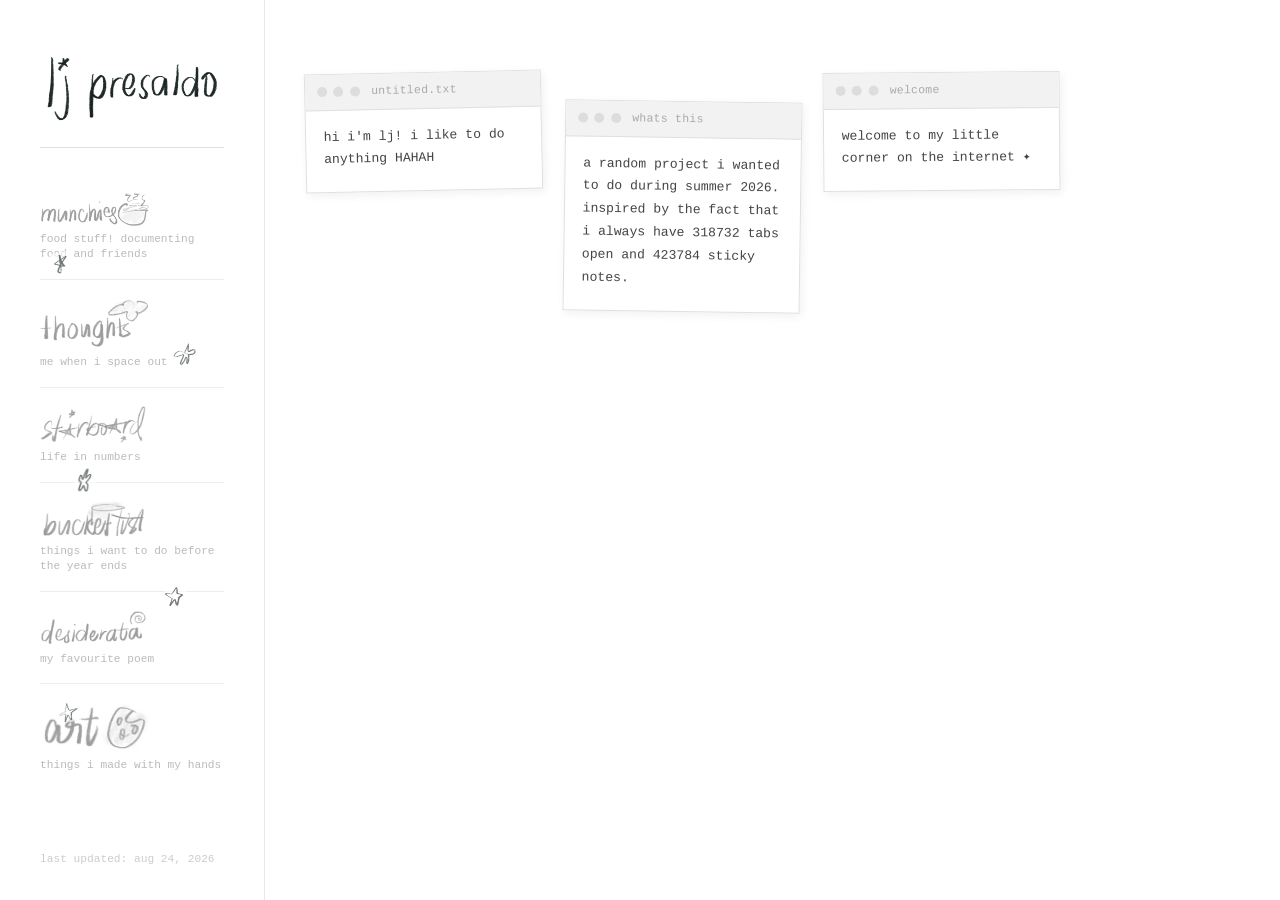
<file: index.html>
<!DOCTYPE html>
<html lang="en">
<head>
    <meta charset="UTF-8">
    <meta name="viewport" content="width=device-width, initial-scale=1.0">
    <title>lei jo</title>
    <link rel="stylesheet" href="style.css">
    <style>
        .notes-area {
            display: grid;
            grid-template-columns: repeat(3, 1fr);
            gap: 1.4rem;
            align-items: start;
            padding-top: 1rem;
        }

        .note {
            background: #fff;
            border: 1px solid #e0e0e0;
            box-shadow: 2px 3px 10px rgba(0,0,0,0.06);
            font-family: 'Courier New', monospace;
            font-size: 0.82rem;
            line-height: 1.75;
            color: #333;
        }

        .note-titlebar {
            background: #f2f2f2;
            border-bottom: 1px solid #e0e0e0;
            padding: 0.45rem 0.75rem;
            display: flex;
            align-items: center;
            gap: 0.4rem;
        }

        .note-dot {
            width: 10px;
            height: 10px;
            border-radius: 50%;
            background: #ddd;
            flex-shrink: 0;
        }

        .note-title {
            font-size: 0.72rem;
            color: #aaa;
            margin-left: 0.3rem;
            letter-spacing: 0.02em;
        }

        .note-body {
            padding: 1rem 1.1rem 1.2rem;
        }

        .note-body p {
            font-size: 0.82rem;
            color: #444;
            margin-bottom: 0.75rem;
            line-height: 1.75;
        }

        .note-body p:last-child { margin-bottom: 0; }

        /* slight rotations for the scattered feel */
        .note:nth-child(1) { transform: rotate(-1.2deg); }
        .note:nth-child(2) { transform: rotate(0.8deg); margin-top: 1.8rem; }
        .note:nth-child(3) { transform: rotate(-0.5deg); }
        .note:nth-child(4) { transform: rotate(1deg); margin-top: 0.8rem; }

        .note-lyric {
            font-size: 0.82rem;
            color: #888;
            font-style: italic;
            margin: 0;
            line-height: 1.6;
        }
        .note-lyric-attr {
            font-size: 0.7rem;
            color: #ccc;
            margin: 0.4rem 0 0 0;
            font-style: normal;
        }

        .currently {
            font-size: 0.8rem;
            color: #aaa;
            font-family: 'Courier New', monospace;
            margin-bottom: 0;
            min-height: 1.2em;
        }
        .currently .word { color: #6B8E66; }
    </style>
</head>
<body>
    <div class="notes-area">

        <div class="note">
            <div class="note-titlebar">
                <span class="note-dot"></span>
                <span class="note-dot"></span>
                <span class="note-dot"></span>
                <span class="note-title">untitled.txt</span>
            </div>
            <div class="note-body">
                <p>hi i'm lj! i like to do anything HAHAH</p>
            </div>
        </div>

        <div class="note">
            <div class="note-titlebar">
                <span class="note-dot"></span>
                <span class="note-dot"></span>
                <span class="note-dot"></span>
                <span class="note-title">whats this</span>
            </div>
            <div class="note-body">
                <p>a random project i wanted to do during summer 2026. inspired by the fact that i always have 318732 tabs open and 423784 sticky notes.</p>
            </div>
        </div>

        <div class="note">
            <div class="note-titlebar">
                <span class="note-dot"></span>
                <span class="note-dot"></span>
                <span class="note-dot"></span>
                <span class="note-title">welcome</span>
            </div>
            <div class="note-body">
                <p>welcome to my little corner on the internet ✦</p>
            </div>
        </div>

    </div>

    <script src="sidebar.js"></script>
</body>
</html>
</file>
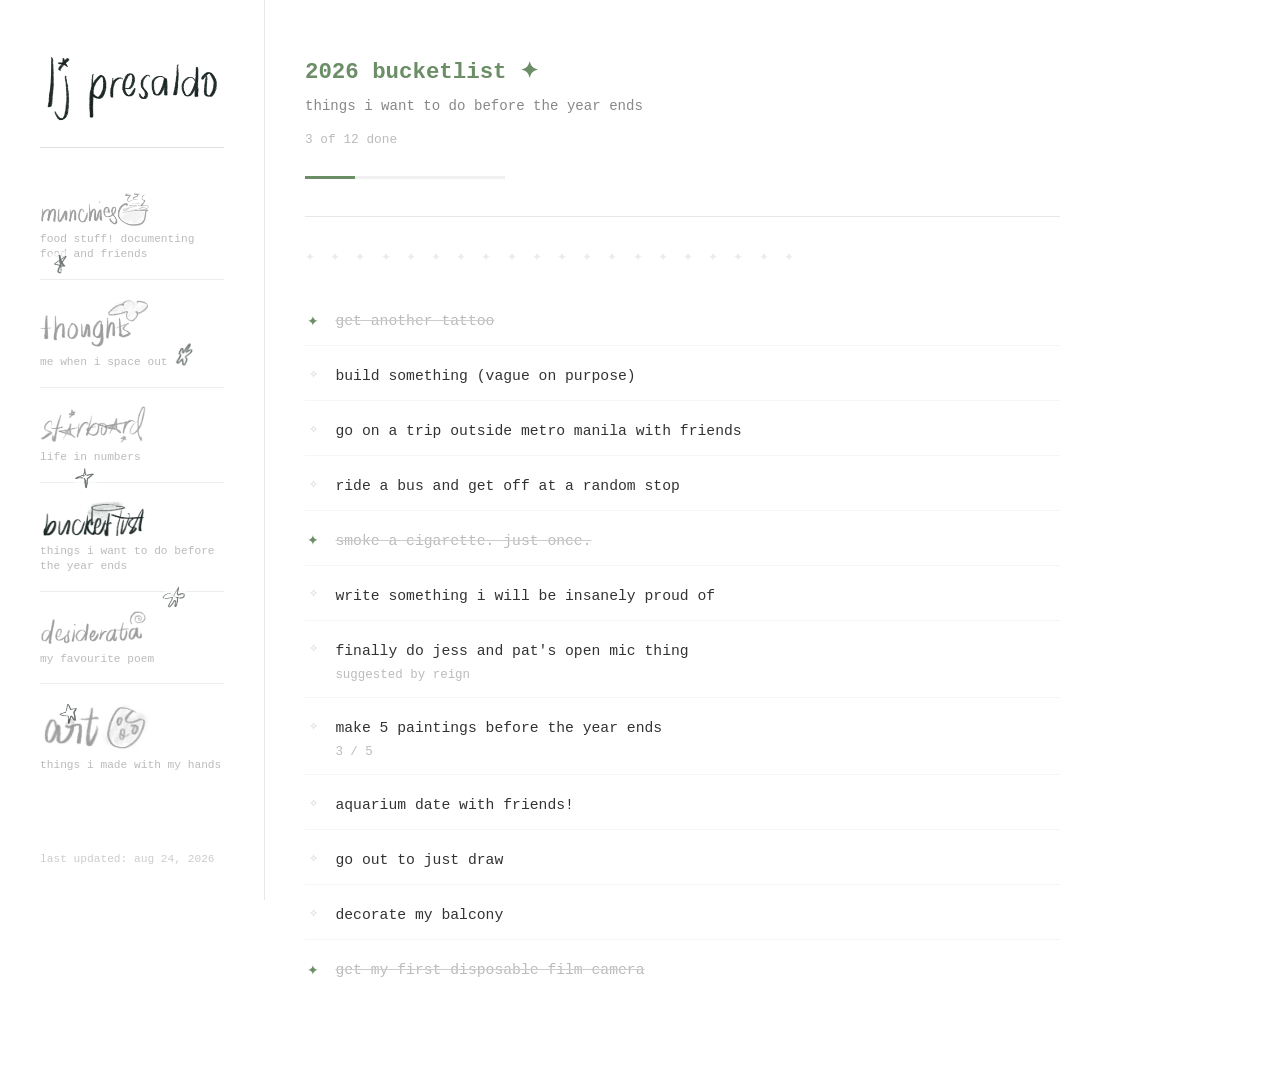
<file: bucketlist.html>
<!DOCTYPE html>
<html lang="en">
<head>
    <meta charset="UTF-8">
    <meta name="viewport" content="width=device-width, initial-scale=1.0">
    <title>2026 bucketlist | lei jo</title>
    <link rel="stylesheet" href="style.css">
    <style>
        .subtitle { color: #888; font-size: 0.88rem; }

        .progress-line {
            font-size: 0.8rem;
            color: #bbb;
            margin-top: 0.5rem;
        }

        .progress-bar-wrap {
            width: 200px;
            height: 3px;
            background: #f0f0f0;
            margin-top: 0.5rem;
            display: inline-block;
            vertical-align: middle;
        }

        .progress-bar-fill {
            height: 100%;
            background: #6B8E66;
            transition: width 0.4s;
        }

        .list {
            list-style: none;
            margin-top: 2rem;
        }

        .list li {
            display: flex;
            align-items: flex-start;
            gap: 0.9rem;
            padding: 0.7rem 0;
            border-bottom: 1px solid #f5f5f5;
            font-size: 0.92rem;
            color: #333;
        }

        .list li:before { content: none; }

        .list li:last-child { border-bottom: none; }

        .bullet {
            flex-shrink: 0;
            width: 1rem;
            margin-top: 0.1rem;
            font-size: 0.7rem;
            color: #ccc;
            text-align: center;
            line-height: 1.6;
        }

        .bullet.done {
            color: #6B8E66;
            font-size: 0.85rem;
        }

        .item-text { flex: 1; line-height: 1.6; }

        li.done-item .item-text {
            color: #bbb;
            text-decoration: line-through;
            text-decoration-color: #ccc;
        }

        .item-note {
            font-size: 0.78rem;
            color: #bbb;
            margin-top: 0.15rem;
        }

        .deco {
            color: #6B8E66;
            opacity: 0.15;
            font-size: 0.75rem;
            letter-spacing: 4px;
            margin: 2rem 0 0.5rem 0;
            user-select: none;
        }
    </style>
</head>
<body>

    <div class="page-title">
        <h1>2026 bucketlist ✦</h1>
        <p class="subtitle">things i want to do before the year ends</p>
        <p class="progress-line" id="progressText"></p>
        <div class="progress-bar-wrap"><div class="progress-bar-fill" id="progressBar"></div></div>
    </div>

    <hr class="divider">

    <div class="deco">✦ ✦ ✦ ✦ ✦ ✦ ✦ ✦ ✦ ✦ ✦ ✦ ✦ ✦ ✦ ✦ ✦ ✦ ✦ ✦</div>

    <ul class="list" id="bucketList"></ul>

    <script src="sidebar.js"></script>
    <script>
        const items = [
            {
                text: "get another tattoo",
                done: true
            },
            {
                text: "build something (vague on purpose)",
                done: false
            },
            {
                text: "go on a trip outside metro manila with friends",
                done: false
            },
            {
                text: "ride a bus and get off at a random stop",
                done: false
            },
            {
                text: "smoke a cigarette. just once.",
                done: true
            },
            {
                text: "write something i will be insanely proud of",
                done: false
            },
            {
                text: "finally do jess and pat's open mic thing",
                note: "suggested by reign",
                done: false
            },
            {
                text: "make 5 paintings before the year ends",
                note: "3 / 5",
                done: false
            },
            {
                text: "aquarium date with friends!",
                done: false
            },
            {
                text: "go out to just draw",
                done: false
            },
            {
                text: "decorate my balcony",
                done: false
            },
            {
                text: "get my first disposable film camera",
                done: true
            },
        ];

        const list = document.getElementById('bucketList');
        const done = items.filter(i => i.done).length;
        const total = items.length;

        document.getElementById('progressText').textContent = `${done} of ${total} done`;
        document.getElementById('progressBar').style.width = `${(done / total) * 100}%`;

        items.forEach(item => {
            const li = document.createElement('li');
            if (item.done) li.classList.add('done-item');

            li.innerHTML = `
                <span class="bullet ${item.done ? 'done' : ''}">
                    ${item.done ? '✦' : '✧'}
                </span>
                <div class="item-text">
                    ${item.text}
                    ${item.note ? `<div class="item-note">${item.note}</div>` : ''}
                </div>
            `;
            list.appendChild(li);
        });
    </script>
</body>
</html>
</file>
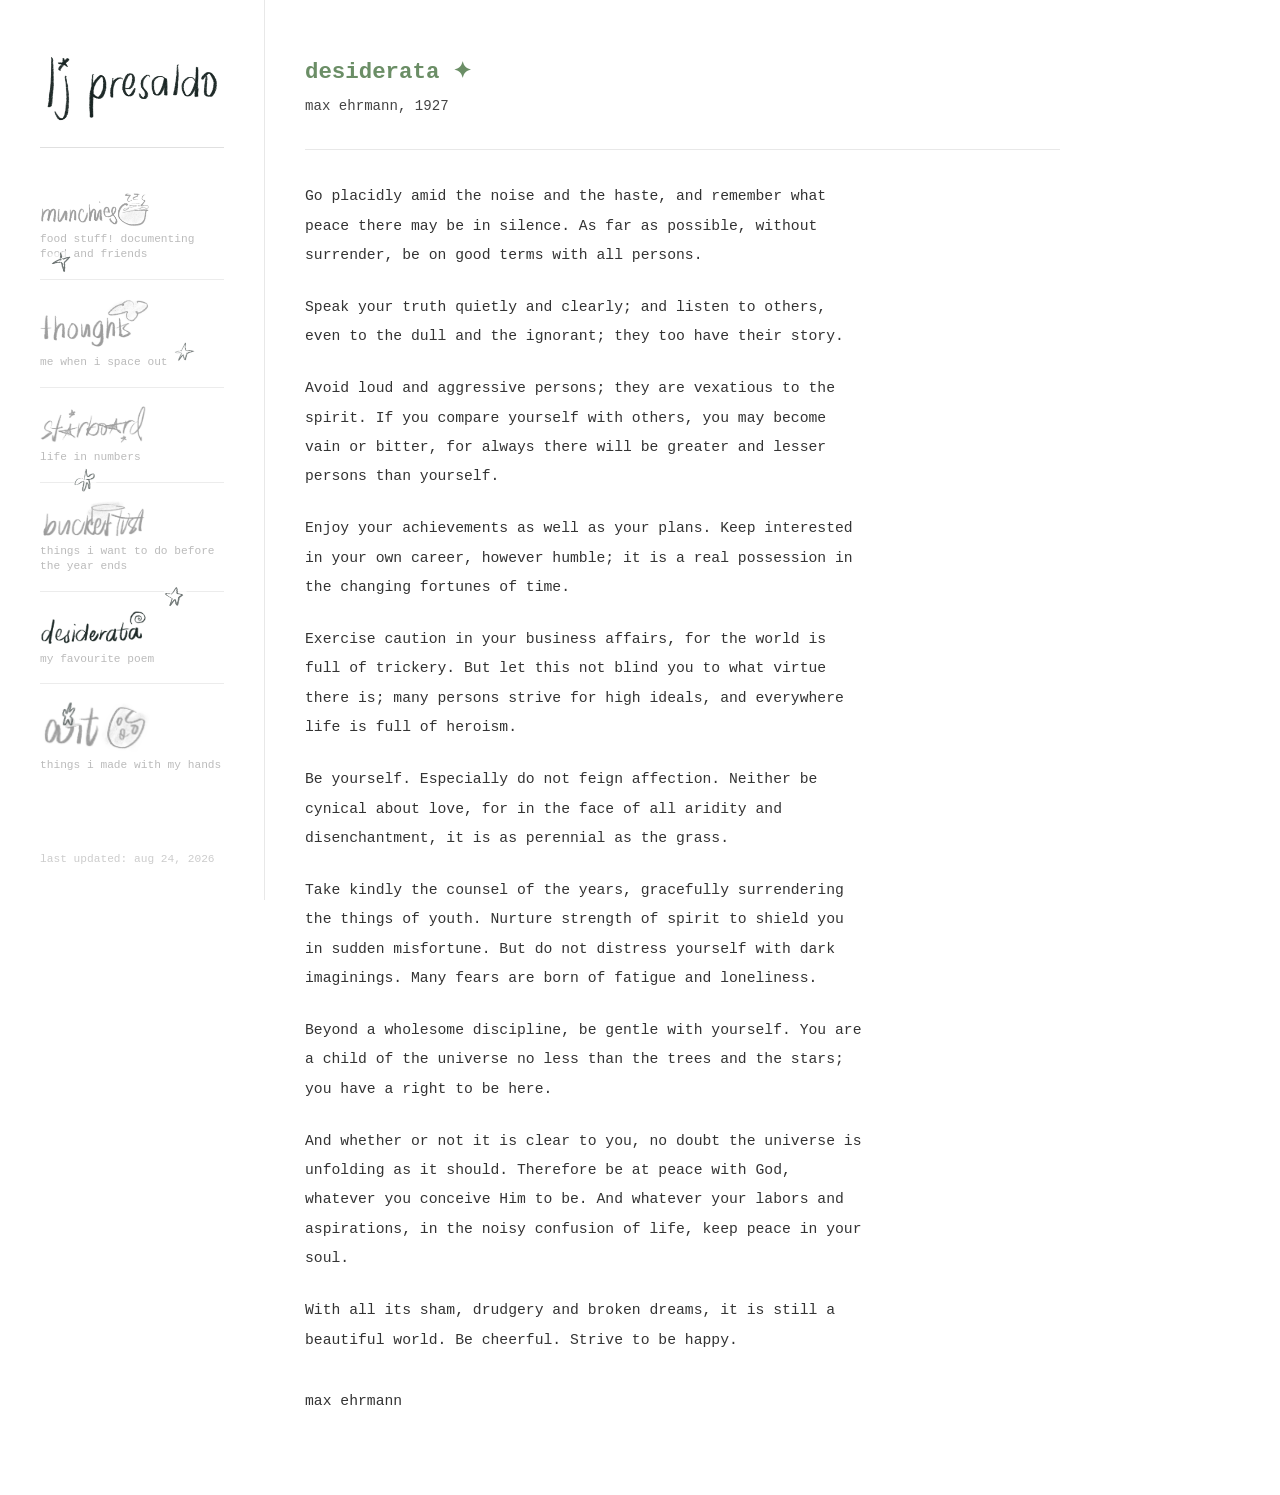
<file: desiderata.html>
<!DOCTYPE html>
<html lang="en">
<head>
    <meta charset="UTF-8">
    <meta name="viewport" content="width=device-width, initial-scale=1.0">
    <title>desiderata | lei jo</title>
    <link rel="stylesheet" href="style.css">
    <style>
        .poem {
            max-width: 560px;
            line-height: 2;
        }

        .poem p {
            font-size: 0.92rem;
            color: #333;
            margin-bottom: 1.4rem;
        }

        .poem-attribution {
            margin-top: 2rem;
            font-size: 0.8rem;
            color: #bbb;
        }
    </style>
</head>
<body>

    <div class="page-title">
        <h1>desiderata ✦</h1>
        <p>max ehrmann, 1927</p>
    </div>

    <hr class="divider">

    <div class="poem">
        <p>
            Go placidly amid the noise and the haste, and remember what peace there may be in silence.
            As far as possible, without surrender, be on good terms with all persons.
        </p>
        <p>
            Speak your truth quietly and clearly; and listen to others, even to the dull and the ignorant;
            they too have their story.
        </p>
        <p>
            Avoid loud and aggressive persons; they are vexatious to the spirit.
            If you compare yourself with others, you may become vain or bitter,
            for always there will be greater and lesser persons than yourself.
        </p>
        <p>
            Enjoy your achievements as well as your plans.
            Keep interested in your own career, however humble;
            it is a real possession in the changing fortunes of time.
        </p>
        <p>
            Exercise caution in your business affairs, for the world is full of trickery.
            But let this not blind you to what virtue there is;
            many persons strive for high ideals, and everywhere life is full of heroism.
        </p>
        <p>
            Be yourself. Especially do not feign affection.
            Neither be cynical about love, for in the face of all aridity and disenchantment,
            it is as perennial as the grass.
        </p>
        <p>
            Take kindly the counsel of the years, gracefully surrendering the things of youth.
            Nurture strength of spirit to shield you in sudden misfortune.
            But do not distress yourself with dark imaginings.
            Many fears are born of fatigue and loneliness.
        </p>
        <p>
            Beyond a wholesome discipline, be gentle with yourself.
            You are a child of the universe no less than the trees and the stars;
            you have a right to be here.
        </p>
        <p>
            And whether or not it is clear to you, no doubt the universe is unfolding as it should.
            Therefore be at peace with God, whatever you conceive Him to be.
            And whatever your labors and aspirations, in the noisy confusion of life,
            keep peace in your soul.
        </p>
        <p>
            With all its sham, drudgery and broken dreams, it is still a beautiful world.
            Be cheerful. Strive to be happy.
        </p>

        <p class="poem-attribution">max ehrmann</p>
    </div>
    <script src="sidebar.js"></script>
</body>
</html>
</file>
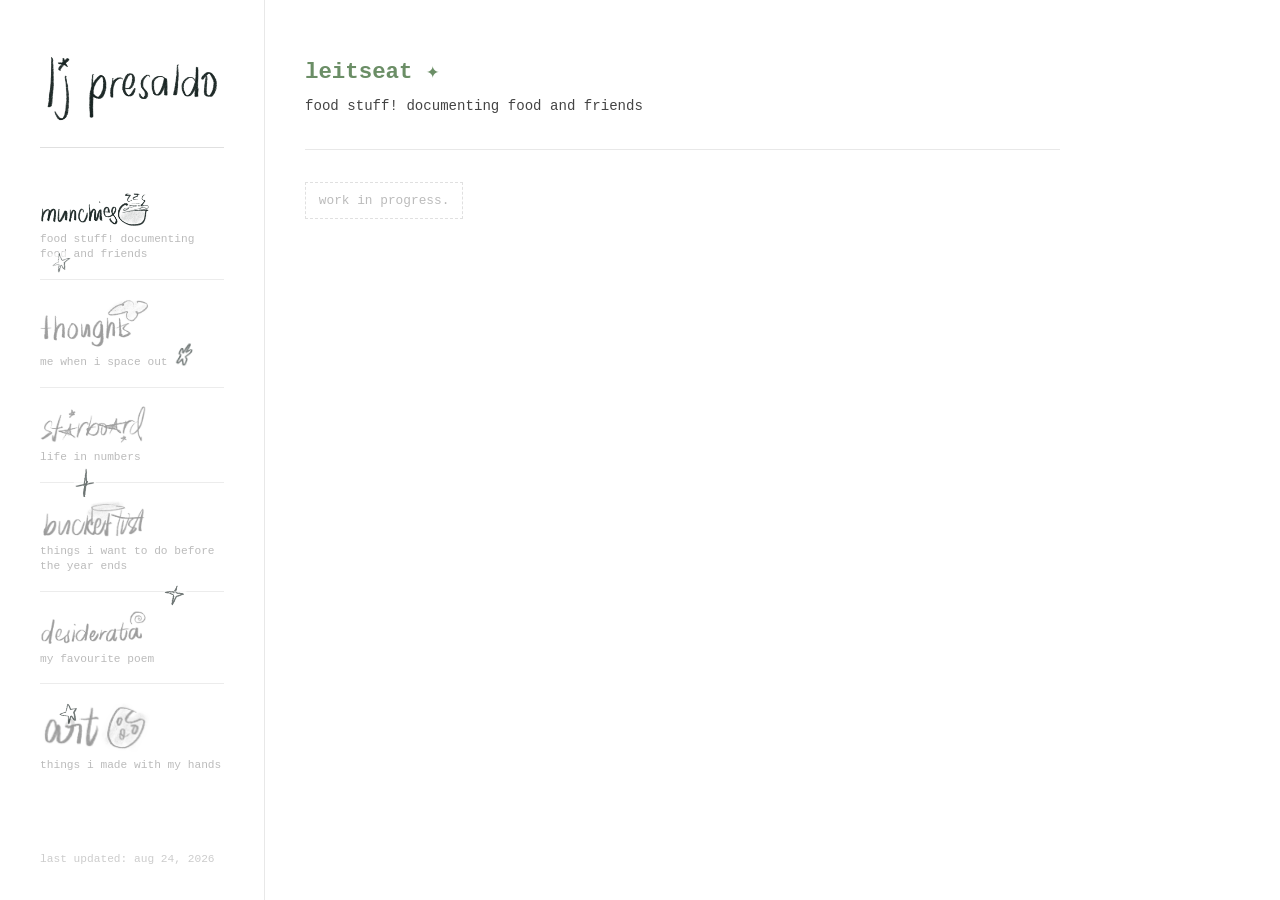
<file: leitseat.html>
<!DOCTYPE html>
<html lang="en">
<head>
    <meta charset="UTF-8">
    <meta name="viewport" content="width=device-width, initial-scale=1.0">
    <title>leitseat | lei jo</title>
    <link rel="stylesheet" href="style.css">
    <style>
        .search-bar {
            width: 100%;
            padding: 0.5rem 0.75rem;
            font-family: 'Courier New', monospace;
            font-size: 0.88rem;
            border: 1px solid #ddd;
            background: #fff;
            color: #1a1a1a;
            outline: none;
            margin-bottom: 0.9rem;
        }

        .search-bar:focus {
            border-color: #6B8E66;
        }

        .filter-row {
            display: flex;
            flex-wrap: wrap;
            gap: 0.45rem;
            margin-bottom: 1.4rem;
        }

        .filter-btn {
            font-family: 'Courier New', monospace;
            font-size: 0.82rem;
            padding: 0.25rem 0.65rem;
            border: 1px solid #ccc;
            background: #fff;
            color: #555;
            cursor: pointer;
            transition: all 0.15s;
        }

        .filter-btn:hover {
            border-color: #6B8E66;
            color: #6B8E66;
        }

        .filter-btn.active {
            background: #6B8E66;
            border-color: #6B8E66;
            color: #fff;
        }

        .count {
            font-size: 0.8rem;
            color: #aaa;
            margin-bottom: 0.9rem;
        }

        table {
            width: 100%;
            border-collapse: collapse;
        }

        thead th {
            text-align: left;
            font-size: 0.78rem;
            color: #aaa;
            font-weight: normal;
            padding: 0 0.6rem 0.6rem 0.6rem;
            border-bottom: 1px solid #e8e8e8;
            letter-spacing: 0.03em;
            white-space: nowrap;
        }

        tbody tr.entry-row {
            cursor: pointer;
            border-bottom: 1px solid #f0f0f0;
            transition: background 0.1s;
        }

        tbody tr.entry-row:hover {
            background: #fafafa;
        }

        tbody tr.entry-row td {
            padding: 0.65rem 0.6rem;
            font-size: 0.88rem;
            vertical-align: middle;
        }

        tbody tr.entry-row td.place-cell {
            color: #555;
            white-space: nowrap;
        }

        tbody tr.entry-row td.date-cell {
            color: #aaa;
            font-size: 0.82rem;
            white-space: nowrap;
        }

        .stars {
            color: #6B8E66;
            letter-spacing: 1px;
            white-space: nowrap;
            font-size: 0.82rem;
        }

        .tag-list {
            display: flex;
            flex-wrap: wrap;
            gap: 0.3rem;
        }

        .tag {
            font-size: 0.75rem;
            color: #888;
            border: 1px solid #e0e0e0;
            padding: 0.1rem 0.4rem;
        }

        /* expand row */
        tr.expand-row td {
            padding: 0;
            border-bottom: 1px solid #e8e8e8;
        }

        .expand-inner {
            padding: 0.8rem 0.6rem 1rem 0.6rem;
            font-size: 0.85rem;
            color: #555;
            background: #fafafa;
            display: none;
        }

        .chevron {
            font-size: 0.7rem;
            color: #bbb;
            margin-left: 0.3rem;
            transition: transform 0.15s;
            display: inline-block;
        }

        tr.entry-row.open .chevron {
            transform: rotate(90deg);
        }

        .show-more-row td {
            padding-top: 1rem;
            font-size: 0.82rem;
            color: #aaa;
            text-align: center;
        }

        .show-more-btn {
            background: none;
            border: 1px solid #ddd;
            font-family: 'Courier New', monospace;
            font-size: 0.82rem;
            color: #888;
            padding: 0.3rem 1rem;
            cursor: pointer;
        }

        .show-more-btn:hover {
            border-color: #6B8E66;
            color: #6B8E66;
        }

        .expand-title {
            font-weight: bold;
            font-size: 0.92rem;
            color: #1a1a1a;
            margin-bottom: 0.55rem;
        }

        /* photo carousel */
        .expand-content {
            display: flex;
            gap: 1.5rem;
            align-items: flex-start;
        }

        .expand-notes {
            flex: 1;
            min-width: 0;
        }

        .expand-notes p {
            font-size: 0.85rem;
            color: #555;
            margin: 0;
            line-height: 1.6;
        }

        .carousel {
            flex-shrink: 0;
            width: 220px;
        }

        .carousel-img-wrap {
            width: 220px;
            height: 165px;
            background: #f0f0f0;
            border: 1px solid #e8e8e8;
            overflow: hidden;
            display: flex;
            align-items: center;
            justify-content: center;
        }

        .carousel-img-wrap img {
            width: 100%;
            height: 100%;
            object-fit: cover;
            display: block;
        }

        .carousel-no-img {
            font-size: 0.78rem;
            color: #ccc;
            font-family: 'Courier New', monospace;
        }

        .carousel-controls {
            display: flex;
            align-items: center;
            justify-content: space-between;
            margin-top: 0.4rem;
        }

        .carousel-btn {
            background: none;
            border: 1px solid #e0e0e0;
            font-family: 'Courier New', monospace;
            font-size: 0.8rem;
            color: #888;
            padding: 0.15rem 0.5rem;
            cursor: pointer;
            line-height: 1;
        }

        .carousel-btn:hover:not(:disabled) {
            border-color: #6B8E66;
            color: #6B8E66;
        }

        .carousel-btn:disabled {
            opacity: 0.3;
            cursor: default;
        }

        .carousel-count {
            font-size: 0.75rem;
            color: #bbb;
            font-family: 'Courier New', monospace;
        }

        .empty {
            text-align: center;
            color: #bbb;
            font-size: 0.85rem;
            padding: 2rem 0;
        }

        .wip-banner {
            font-size: 0.8rem;
            color: #bbb;
            border: 1px dashed #e0e0e0;
            padding: 0.5rem 0.8rem;
            margin-bottom: 2rem;
            display: inline-block;
        }
    </style>
</head>
<body>

    <div class="page-title">
        <h1>leitseat ✦</h1>
        <p>food stuff! documenting food and friends</p>
    </div>

    <hr class="divider">

    <p class="wip-banner">work in progress.</p>

    <script src="sidebar.js"></script>
</body>
</html>
</file>
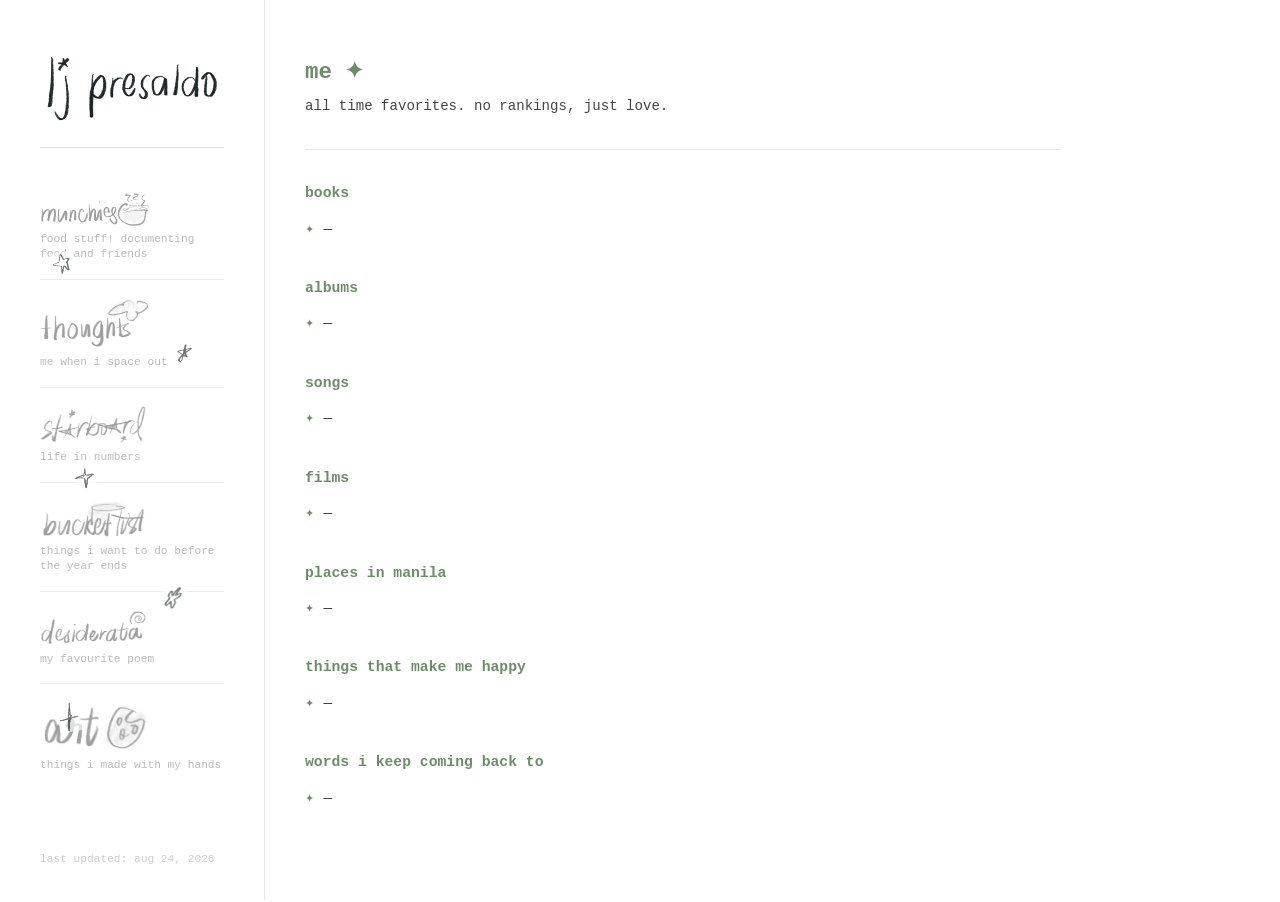
<file: me.html>
<!DOCTYPE html>
<html lang="en">
<head>
    <meta charset="UTF-8">
    <meta name="viewport" content="width=device-width, initial-scale=1.0">
    <title>me | lei jo</title>
    <link rel="stylesheet" href="style.css">
    <style>
        .fav-section {
            margin-bottom: 2rem;
        }

        .fav-section h2 {
            margin-bottom: 0.6rem;
        }

        .fav-list {
            list-style: none;
            margin: 0;
        }

        .fav-list li {
            font-size: 0.9rem;
            color: #444;
            padding: 0.3rem 0;
            border-bottom: 1px solid #f5f5f5;
            display: flex;
            align-items: baseline;
            gap: 0.6rem;
        }

        .fav-list li:last-child {
            border-bottom: none;
        }

        .fav-list li:before { content: none; }

        .fav-dot {
            color: #6B8E66;
            font-size: 0.7rem;
            flex-shrink: 0;
        }

        .fav-note {
            color: #bbb;
            font-size: 0.8rem;
            margin-left: auto;
            white-space: nowrap;
        }

        .empty-slot {
            color: #ddd;
            font-size: 0.85rem;
            font-style: italic;
            padding: 0.3rem 0;
        }
    </style>
</head>
<body>

    <div class="page-title">
        <h1>me ✦</h1>
        <p>all time favorites. no rankings, just love.</p>
    </div>

    <hr class="divider">

    <div class="fav-section">
        <h2>books</h2>
        <ul class="fav-list">
            <li><span class="fav-dot">✦</span> —</li>
        </ul>
    </div>

    <div class="fav-section">
        <h2>albums</h2>
        <ul class="fav-list">
            <li><span class="fav-dot">✦</span> —</li>
        </ul>
    </div>

    <div class="fav-section">
        <h2>songs</h2>
        <ul class="fav-list">
            <li><span class="fav-dot">✦</span> —</li>
        </ul>
    </div>

    <div class="fav-section">
        <h2>films</h2>
        <ul class="fav-list">
            <li><span class="fav-dot">✦</span> —</li>
        </ul>
    </div>

    <div class="fav-section">
        <h2>places in manila</h2>
        <ul class="fav-list">
            <li><span class="fav-dot">✦</span> —</li>
        </ul>
    </div>

    <div class="fav-section">
        <h2>things that make me happy</h2>
        <ul class="fav-list">
            <li><span class="fav-dot">✦</span> —</li>
        </ul>
    </div>

    <div class="fav-section">
        <h2>words i keep coming back to</h2>
        <ul class="fav-list">
            <li><span class="fav-dot">✦</span> —</li>
        </ul>
    </div>

    <script src="sidebar.js"></script>
</body>
</html>
</file>
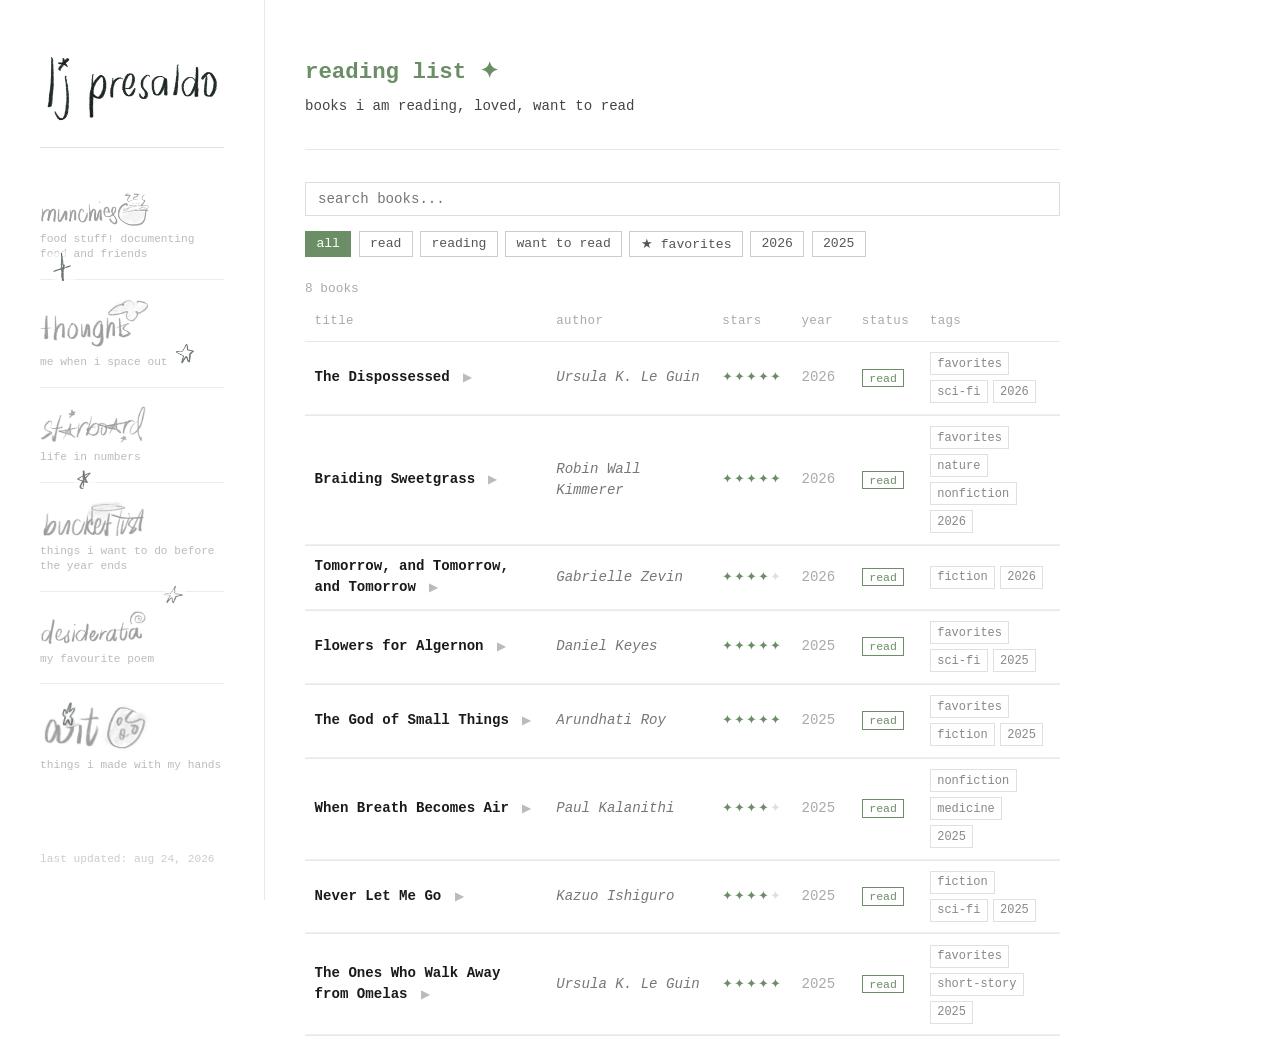
<file: reading.html>
<!DOCTYPE html>
<html lang="en">
<head>
    <meta charset="UTF-8">
    <meta name="viewport" content="width=device-width, initial-scale=1.0">
    <title>reading list | lei jo</title>
    <link rel="stylesheet" href="style.css">
    <style>
        .search-bar {
            width: 100%;
            padding: 0.5rem 0.75rem;
            font-family: 'Courier New', monospace;
            font-size: 0.88rem;
            border: 1px solid #ddd;
            background: #fff;
            color: #1a1a1a;
            outline: none;
            margin-bottom: 0.9rem;
        }
        .search-bar:focus { border-color: #6B8E66; }

        .filter-row {
            display: flex;
            flex-wrap: wrap;
            gap: 0.45rem;
            margin-bottom: 1.4rem;
        }

        .filter-btn {
            font-family: 'Courier New', monospace;
            font-size: 0.82rem;
            padding: 0.25rem 0.65rem;
            border: 1px solid #ccc;
            background: #fff;
            color: #555;
            cursor: pointer;
            transition: all 0.15s;
        }
        .filter-btn:hover { border-color: #6B8E66; color: #6B8E66; }
        .filter-btn.active { background: #6B8E66; border-color: #6B8E66; color: #fff; }

        .count { font-size: 0.8rem; color: #aaa; margin-bottom: 0.9rem; }

        table { width: 100%; border-collapse: collapse; }

        thead th {
            text-align: left;
            font-size: 0.78rem;
            color: #aaa;
            font-weight: normal;
            padding: 0 0.6rem 0.6rem 0.6rem;
            border-bottom: 1px solid #e8e8e8;
            letter-spacing: 0.03em;
        }

        tbody tr.entry-row {
            cursor: pointer;
            border-bottom: 1px solid #f0f0f0;
            transition: background 0.1s;
        }
        tbody tr.entry-row:hover { background: #fafafa; }
        tbody tr.entry-row td {
            padding: 0.65rem 0.6rem;
            font-size: 0.88rem;
            vertical-align: middle;
        }
        td.title-cell { font-weight: bold; color: #1a1a1a; }
        td.author-cell { color: #777; font-style: italic; }
        td.year-cell { color: #aaa; font-size: 0.82rem; white-space: nowrap; }

        .stars { color: #6B8E66; letter-spacing: 1px; white-space: nowrap; font-size: 0.82rem; }

        .tag-list { display: flex; flex-wrap: wrap; gap: 0.3rem; }
        .tag { font-size: 0.75rem; color: #888; border: 1px solid #e0e0e0; padding: 0.1rem 0.4rem; }

        .status-badge {
            font-size: 0.72rem;
            padding: 0.1rem 0.4rem;
            border: 1px solid;
        }
        .status-read { color: #6B8E66; border-color: #6B8E66; }
        .status-reading { color: #c4a35a; border-color: #c4a35a; }
        .status-want { color: #aaa; border-color: #ddd; }

        tr.expand-row td { padding: 0; border-bottom: 1px solid #e8e8e8; }
        .expand-inner {
            padding: 0.8rem 0.6rem 1rem 0.6rem;
            font-size: 0.85rem;
            color: #555;
            background: #fafafa;
            display: none;
        }

        .chevron {
            font-size: 0.7rem;
            color: #bbb;
            margin-left: 0.3rem;
            transition: transform 0.15s;
            display: inline-block;
        }
        tr.entry-row.open .chevron { transform: rotate(90deg); }

        .show-more-row td { padding-top: 1rem; text-align: center; }
        .show-more-btn {
            background: none;
            border: 1px solid #ddd;
            font-family: 'Courier New', monospace;
            font-size: 0.82rem;
            color: #888;
            padding: 0.3rem 1rem;
            cursor: pointer;
        }
        .show-more-btn:hover { border-color: #6B8E66; color: #6B8E66; }
        .empty { text-align: center; color: #bbb; font-size: 0.85rem; padding: 2rem 0; }
    </style>
</head>
<body>

    <div class="page-title">
        <h1>reading list ✦</h1>
        <p>books i am reading, loved, want to read</p>
    </div>

    <hr class="divider">

    <input class="search-bar" type="text" placeholder="search books..." id="searchInput">

    <div class="filter-row" id="filterRow">
        <button class="filter-btn active" data-filter="all">all</button>
        <button class="filter-btn" data-filter="status:read">read</button>
        <button class="filter-btn" data-filter="status:reading">reading</button>
        <button class="filter-btn" data-filter="status:want">want to read</button>
        <button class="filter-btn" data-filter="tag:favorites">★ favorites</button>
        <button class="filter-btn" data-filter="year:2026">2026</button>
        <button class="filter-btn" data-filter="year:2025">2025</button>
    </div>

    <div class="count" id="countLabel"></div>

    <table>
        <thead>
            <tr>
                <th style="width:32%">title</th>
                <th style="width:22%">author</th>
                <th style="width:9%">stars</th>
                <th style="width:8%">year</th>
                <th style="width:9%">status</th>
                <th>tags</th>
            </tr>
        </thead>
        <tbody id="tableBody"></tbody>
    </table>

    <script src="sidebar.js"></script>
    <script src="reading-data.js"></script>
    <script>
        const PAGE_SIZE = 10;
        let activeFilter = 'all';
        let searchQuery = '';
        let showing = PAGE_SIZE;

        function starsHtml(n) {
            if (!n) return '<span style="color:#ddd;font-size:0.8rem;">—</span>';
            return '<span class="stars">' + '✦'.repeat(n) + '<span style="color:#e0e0e0">' + '✦'.repeat(5 - n) + '</span></span>';
        }

        function statusHtml(s) {
            const map = { read: 'read', reading: 'reading', want: 'want to read' };
            return `<span class="status-badge status-${s}">${map[s]}</span>`;
        }

        function filtered() {
            return readingData.filter(entry => {
                let match = true;
                if (activeFilter === 'all') match = true;
                else if (activeFilter.startsWith('status:')) match = entry.status === activeFilter.split(':')[1];
                else if (activeFilter.startsWith('tag:')) match = entry.tags.includes(activeFilter.split(':')[1]);
                else if (activeFilter.startsWith('year:')) match = entry.year === parseInt(activeFilter.split(':')[1]);

                const q = searchQuery.toLowerCase();
                const textMatch = !q ||
                    entry.title.toLowerCase().includes(q) ||
                    entry.author.toLowerCase().includes(q) ||
                    entry.tags.some(t => t.toLowerCase().includes(q));

                return match && textMatch;
            });
        }

        function render() {
            const data = filtered();
            const visible = data.slice(0, showing);
            const tbody = document.getElementById('tableBody');
            tbody.innerHTML = '';

            document.getElementById('countLabel').textContent =
                `${data.length} book${data.length === 1 ? '' : 's'}`;

            if (data.length === 0) {
                tbody.innerHTML = `<tr><td colspan="6" class="empty">nothing here yet.</td></tr>`;
                return;
            }

            visible.forEach((entry, i) => {
                const tr = document.createElement('tr');
                tr.className = 'entry-row';
                tr.innerHTML = `
                    <td class="title-cell">${entry.title} <span class="chevron">▶</span></td>
                    <td class="author-cell">${entry.author}</td>
                    <td>${starsHtml(entry.stars)}</td>
                    <td class="year-cell">${entry.year || '—'}</td>
                    <td>${statusHtml(entry.status)}</td>
                    <td><div class="tag-list">${entry.tags.map(t => `<span class="tag">${t}</span>`).join('')}</div></td>
                `;

                const expandTr = document.createElement('tr');
                expandTr.className = 'expand-row';
                expandTr.innerHTML = `<td colspan="6"><div class="expand-inner">${entry.notes || '<em>no notes yet.</em>'}</div></td>`;

                tr.addEventListener('click', () => {
                    const isOpen = tr.classList.contains('open');
                    document.querySelectorAll('tr.entry-row.open').forEach(r => r.classList.remove('open'));
                    document.querySelectorAll('tr.expand-row .expand-inner').forEach(el => el.style.display = 'none');
                    if (!isOpen) {
                        tr.classList.add('open');
                        expandTr.querySelector('.expand-inner').style.display = 'block';
                    }
                });

                tbody.appendChild(tr);
                tbody.appendChild(expandTr);
            });

            if (data.length > showing) {
                const moreTr = document.createElement('tr');
                moreTr.className = 'show-more-row';
                moreTr.innerHTML = `<td colspan="6"><button class="show-more-btn" id="showMoreBtn">show more (${data.length - showing} remaining)</button></td>`;
                tbody.appendChild(moreTr);
                document.getElementById('showMoreBtn').addEventListener('click', () => {
                    showing += PAGE_SIZE;
                    render();
                });
            }
        }

        document.getElementById('searchInput').addEventListener('input', e => {
            searchQuery = e.target.value;
            showing = PAGE_SIZE;
            render();
        });

        document.getElementById('filterRow').addEventListener('click', e => {
            const btn = e.target.closest('.filter-btn');
            if (!btn) return;
            activeFilter = btn.dataset.filter;
            showing = PAGE_SIZE;
            document.querySelectorAll('.filter-btn').forEach(b => b.classList.remove('active'));
            btn.classList.add('active');
            render();
        });

        render();
    </script>
</body>
</html>
</file>
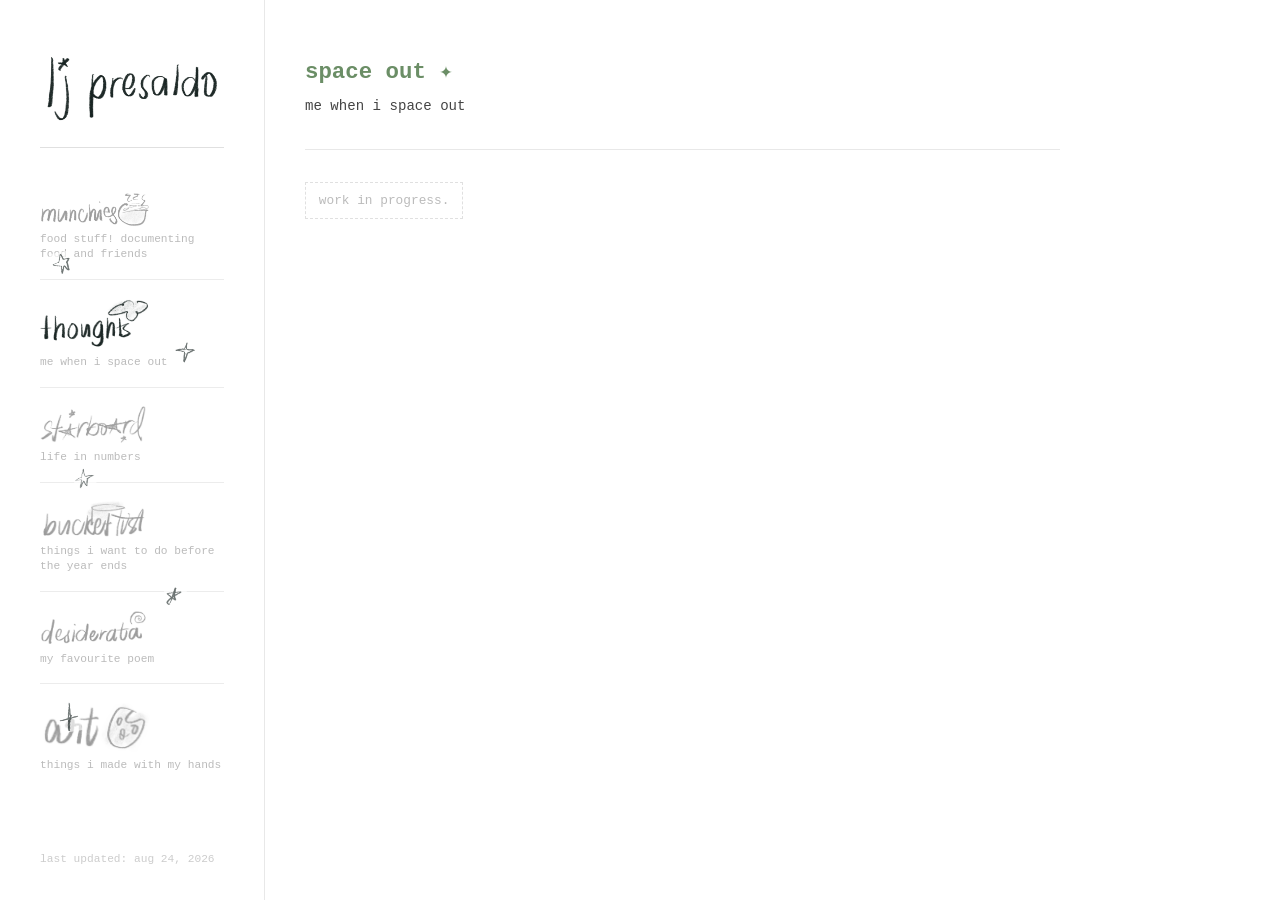
<file: spaceout.html>
<!DOCTYPE html>
<html lang="en">
<head>
    <meta charset="UTF-8">
    <meta name="viewport" content="width=device-width, initial-scale=1.0">
    <title>space out | lei jo</title>
    <link rel="stylesheet" href="style.css">
    <style>
        .wip-banner {
            font-size: 0.8rem;
            color: #bbb;
            border: 1px dashed #e0e0e0;
            padding: 0.5rem 0.8rem;
            margin-bottom: 2rem;
            display: inline-block;
        }

        .post {
            margin-bottom: 2.2rem;
            padding-bottom: 2.2rem;
            border-bottom: 1px solid #f0f0f0;
        }

        .post:last-child {
            border-bottom: none;
        }

        .post-date {
            color: #bbb;
            font-size: 0.8rem;
            margin-bottom: 0.35rem;
        }

        .post-title {
            color: #1a1a1a;
            font-size: 0.95rem;
            font-weight: bold;
            margin-bottom: 0.4rem;
        }

        .post-title a {
            color: #1a1a1a;
            border-bottom: none;
        }

        .post-title a:hover {
            color: #6B8E66;
        }

        .post-preview {
            color: #666;
            font-size: 0.88rem;
            line-height: 1.65;
        }

        .post-tags {
            margin-top: 0.5rem;
            display: flex;
            gap: 0.35rem;
            flex-wrap: wrap;
        }

        .post-tag {
            font-size: 0.74rem;
            color: #aaa;
            border: 1px solid #e8e8e8;
            padding: 0.1rem 0.4rem;
        }

        .empty-state {
            color: #ccc;
            font-size: 0.88rem;
            font-style: italic;
            padding: 1rem 0;
        }
    </style>
</head>
<body>

    <div class="page-title">
        <h1>space out ✦</h1>
        <p>me when i space out</p>
    </div>

    <hr class="divider">

    <p class="wip-banner">work in progress.</p>

    <!-- template for a post, copy and paste when you have one!
    <div class="post">
        <p class="post-date">may 29, 2026</p>
        <p class="post-title">your title here</p>
        <p class="post-preview">
            a short excerpt or your full piece here.
        </p>
        <div class="post-tags">
            <span class="post-tag">tag</span>
        </div>
    </div>
    -->

    <script src="sidebar.js"></script>
</body>
</html>
</file>
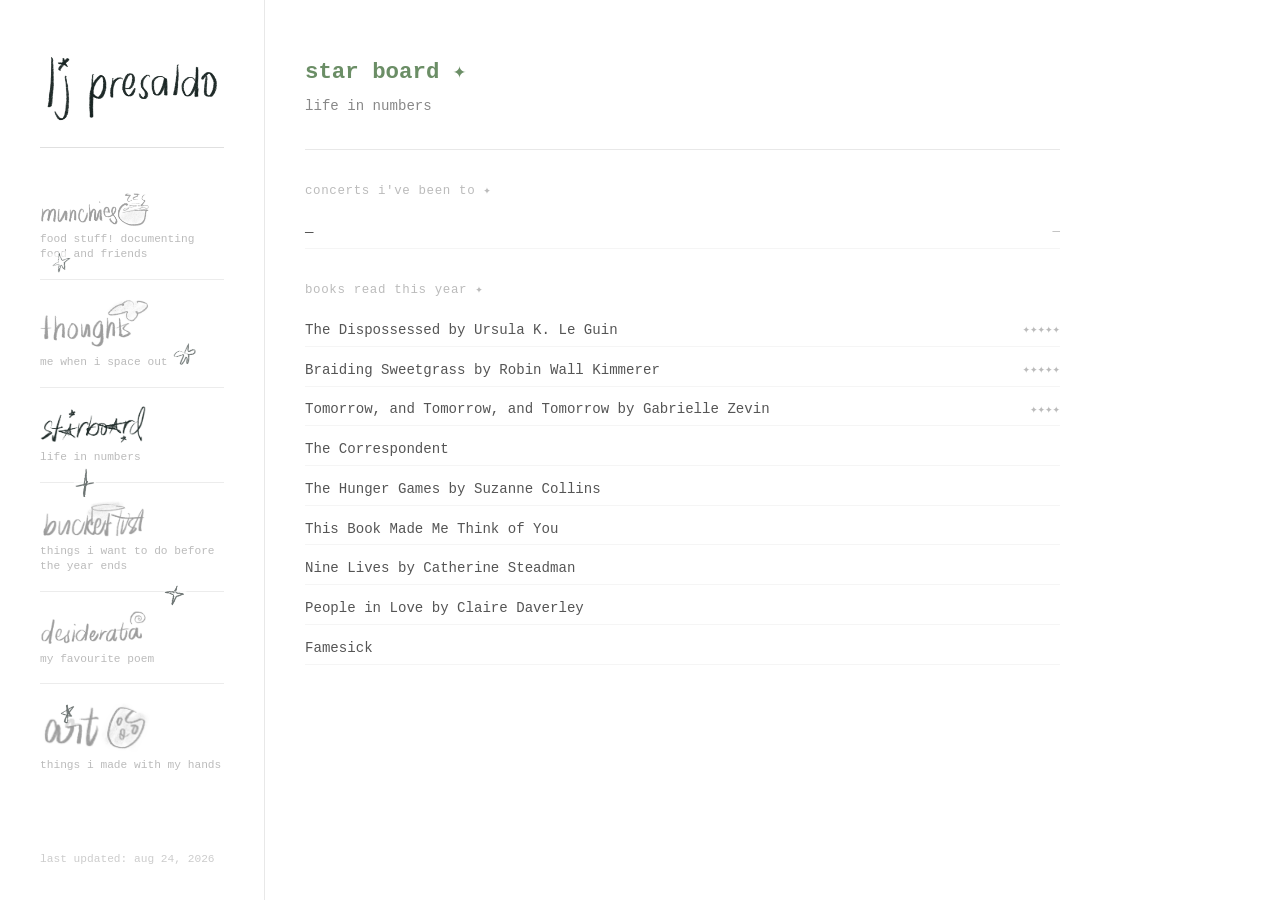
<file: starboard.html>
<!DOCTYPE html>
<html lang="en">
<head>
    <meta charset="UTF-8">
    <meta name="viewport" content="width=device-width, initial-scale=1.0">
    <title>star board | lei jo</title>
    <link rel="stylesheet" href="style.css">
    <style>
        .subtitle { color: #888; font-size: 0.88rem; margin-bottom: 0; }

        .year-label {
            font-size: 0.78rem;
            color: #bbb;
            margin-top: 2rem;
            margin-bottom: 1rem;
            letter-spacing: 0.05em;
            text-transform: lowercase;
        }

        .stats-grid {
            display: grid;
            grid-template-columns: repeat(auto-fill, minmax(160px, 1fr));
            gap: 1px;
            border: 1px solid #e8e8e8;
            margin-bottom: 2rem;
        }

        .stat-card {
            padding: 1.2rem 1rem 1rem 1rem;
            border: none;
            background: #fff;
            transition: background 0.1s;
        }

        .stat-card:hover { background: #fafafa; }

        .stat-num {
            font-size: 2rem;
            color: #6B8E66;
            font-family: 'Courier New', monospace;
            font-weight: bold;
            line-height: 1;
            margin-bottom: 0.4rem;
        }

        .stat-label {
            font-size: 0.78rem;
            color: #aaa;
            font-family: 'Courier New', monospace;
        }

        .stat-detail {
            font-size: 0.72rem;
            color: #ccc;
            margin-top: 0.25rem;
            font-family: 'Courier New', monospace;
        }

        .stat-stars {
            color: #6B8E66;
            font-size: 0.7rem;
            margin-top: 0.3rem;
            letter-spacing: 2px;
        }

        .section-title {
            font-size: 0.78rem;
            color: #aaa;
            margin-bottom: 0.8rem;
            letter-spacing: 0.05em;
        }

        .list-items {
            list-style: none;
            margin-bottom: 2rem;
        }

        .list-items li {
            font-size: 0.88rem;
            color: #555;
            padding: 0.3rem 0;
            border-bottom: 1px solid #f5f5f5;
            display: flex;
            justify-content: space-between;
            align-items: center;
        }

        .list-items li:before { content: none; }

        .list-items .li-meta {
            font-size: 0.78rem;
            color: #bbb;
        }
    </style>
</head>
<body>

    <div class="page-title">
        <h1>star board ✦</h1>
        <p class="subtitle">life in numbers</p>
    </div>

    <hr class="divider">

    <div class="year-label">concerts i've been to ✦</div>
    <ul class="list-items" id="concertList">
        <li><span>—</span><span class="li-meta">—</span></li>
    </ul>

    <div class="year-label">books read this year ✦</div>
    <ul class="list-items" id="bookList">
        <li><span>The Dispossessed by Ursula K. Le Guin</span><span class="li-meta">✦✦✦✦✦</span></li>
        <li><span>Braiding Sweetgrass by Robin Wall Kimmerer</span><span class="li-meta">✦✦✦✦✦</span></li>
        <li><span>Tomorrow, and Tomorrow, and Tomorrow by Gabrielle Zevin</span><span class="li-meta">✦✦✦✦</span></li>
        <li><span>The Correspondent</span><span class="li-meta"></span></li>
        <li><span>The Hunger Games by Suzanne Collins</span><span class="li-meta"></span></li>
        <li><span>This Book Made Me Think of You</span><span class="li-meta"></span></li>
        <li><span>Nine Lives by Catherine Steadman</span><span class="li-meta"></span></li>
        <li><span>People in Love by Claire Daverley</span><span class="li-meta"></span></li>
        <li><span>Famesick</span><span class="li-meta"></span></li>
    </ul>
    <script src="sidebar.js"></script>
</body>
</html>
</file>
<file: style.css>
* {
    margin: 0;
    padding: 0;
    box-sizing: border-box;
}

body {
    background-color: #ffffff;
    color: #1a1a1a;
    font-family: 'Courier New', monospace;
    line-height: 1.5;
    font-size: 0.92rem;
    display: flex;
    min-height: 100vh;
    max-width: 1060px;
    margin: 0 0 0 2.5rem;
}

/* ── sidebar ── */
.site-sidebar {
    width: 225px;
    flex-shrink: 0;
    padding: 3rem 2.5rem 2rem 0;
    border-right: 1px solid #e8e8e8;
    position: sticky;
    top: 0;
    height: 100vh;
    overflow-y: auto;
    box-sizing: border-box;
    position: relative;
}

.sidebar-logo-link {
    display: block;
    border: none;
    margin-bottom: 1.2rem;
}

.sidebar-rule {
    border: none;
    border-top: 1px solid #e0e0e0;
    margin: 0 0 1.8rem 0;
}

.sidebar-updated {
    position: absolute;
    bottom: 2rem;
    left: 0;
    right: 0;
    padding: 0 2.5rem 0 0;
    font-size: 0.7rem;
    color: #ccc;
    margin: 0;
    font-family: 'Courier New', monospace;
}

.sidebar-logo {
    width: 100%;
    height: auto;
    display: block;
}

.sidebar-logo-text {
    font-size: 1rem;
    color: #1a1a1a;
    font-family: 'Courier New', monospace;
    font-weight: bold;
}

.site-sidebar-nav {
    display: flex;
    flex-direction: column;
}

.snav-item {
    padding: 1rem 0;
}

.snav-item-divider {
    border-bottom: 1px solid #ececec;
}

.snav-desc {
    font-size: 0.7rem;
    color: #bbb;
    margin: 0.3rem 0 0 0;
    font-family: 'Courier New', monospace;
    line-height: 1.4;
}

.snav-link {
    display: block;
    border: none;
    text-decoration: none;
    line-height: 1;
}

.snav-img {
    width: 60%;
    height: auto;
    display: block;
    opacity: 0.45;
    transition: opacity 0.15s;
    filter: grayscale(100%);
}

.sidebar-star {
    position: absolute;
    width: 22px;
    height: auto;
    opacity: 0.65;
    pointer-events: none;
    user-select: none;
}

.snav-link:hover .snav-img,
.snav-link.active .snav-img {
    opacity: 1;
    filter: none;
}

.snav-fallback {
    font-size: 0.82rem;
    color: #aaa;
    transition: color 0.15s;
}

.snav-link:hover .snav-fallback,
.snav-link.active .snav-fallback {
    color: #6B8E66;
}

/* ── main content area ── */
.main-content {
    flex: 1;
    padding: 3.5rem 2.5rem 3.5rem 2.5rem;
    min-width: 0;
    box-sizing: border-box;
}

a {
    color: #6B8E66;
    text-decoration: none;
    border-bottom: 1px solid #6B8E66;
    transition: opacity 0.2s;
}

a:hover {
    opacity: 0.6;
}

h1 {
    color: #6B8E66;
    font-size: 1.4rem;
    font-weight: bold;
    margin-bottom: 0.4rem;
}

h2 {
    color: #6B8E66;
    font-size: 0.92rem;
    font-weight: bold;
    margin-top: 2rem;
    margin-bottom: 0.8rem;
}

p {
    margin-bottom: 0.8rem;
    color: #444;
    font-size: 0.88rem;
}

ul {
    list-style: none;
    margin-bottom: 1rem;
}

li {
    margin-bottom: 0.5rem;
    font-size: 0.92rem;
}

li:before {
    content: "• ";
    color: #6B8E66;
    margin-right: 0.4rem;
}

.back {
    margin-bottom: 2.5rem;
    font-size: 0.88rem;
}

.page-title {
    margin-bottom: 2rem;
}

.divider {
    border: none;
    border-top: 1px solid #e8e8e8;
    margin: 2rem 0;
}
</file>
